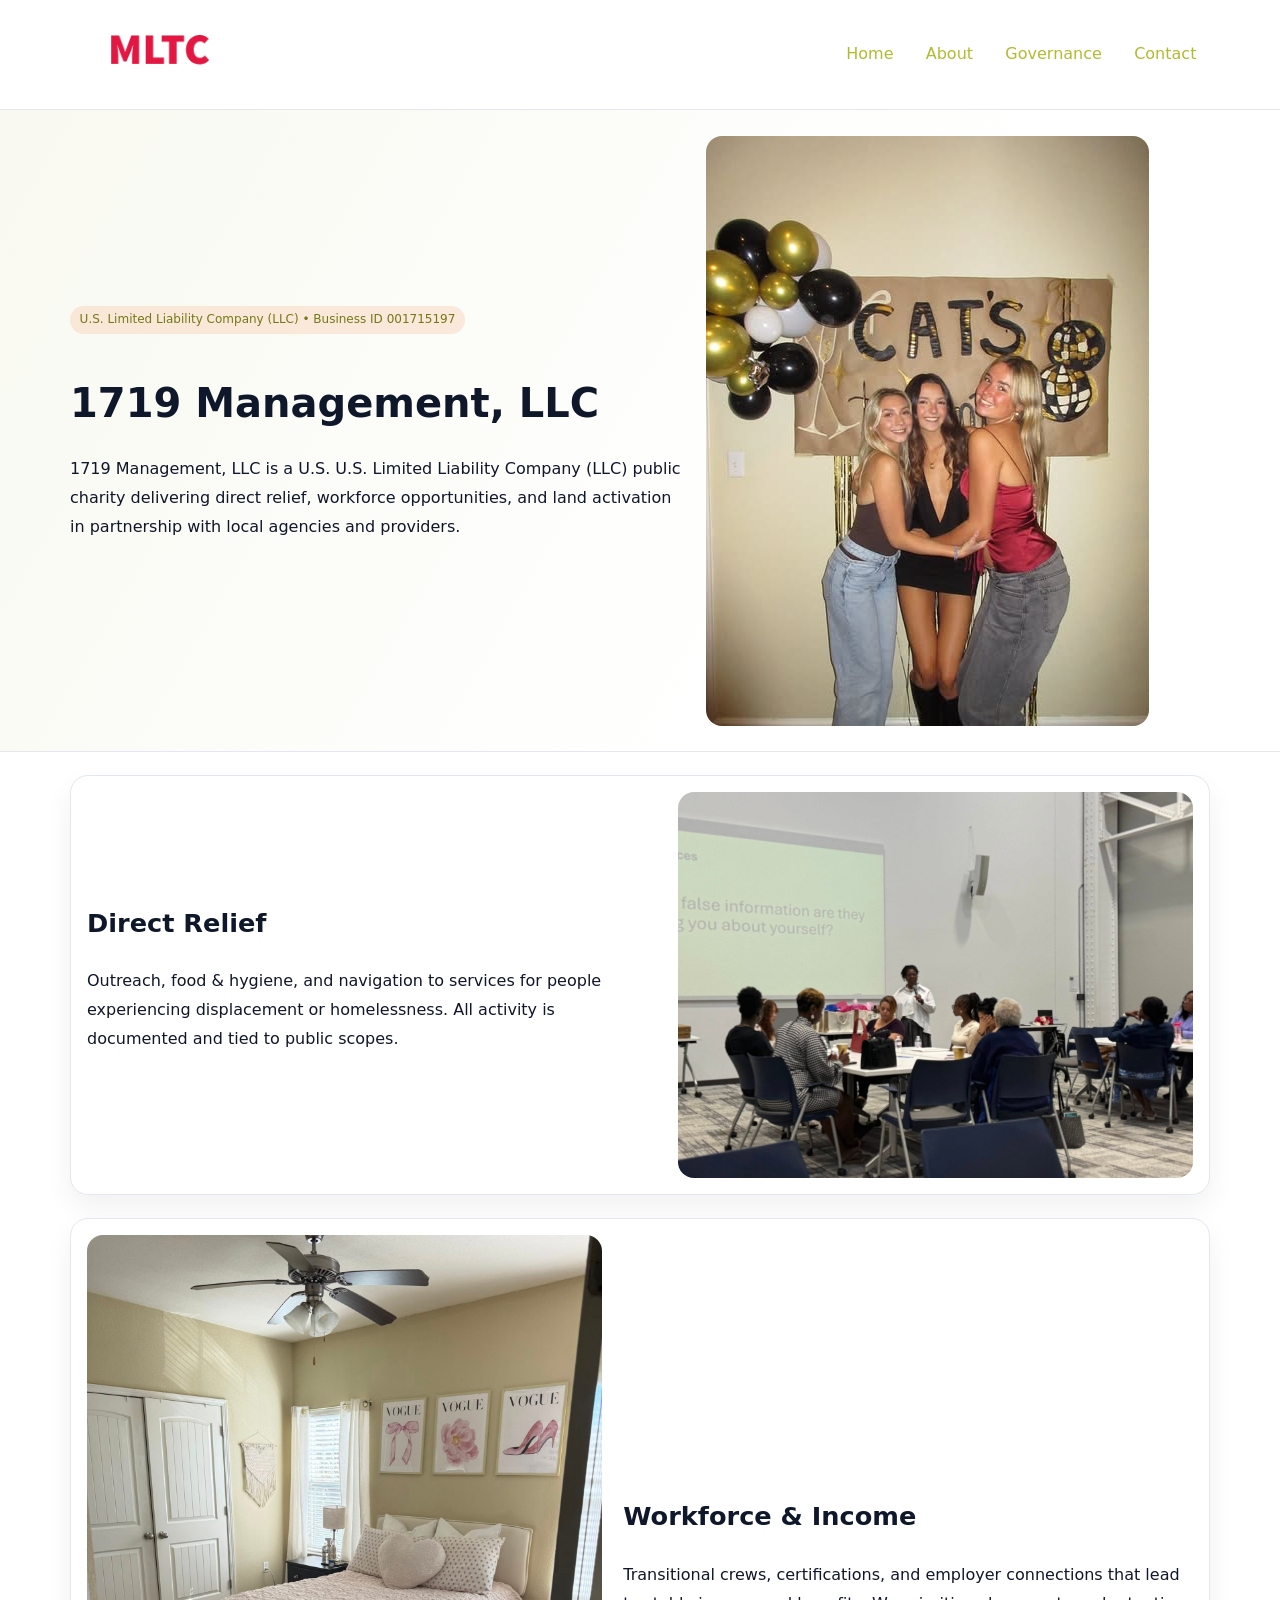
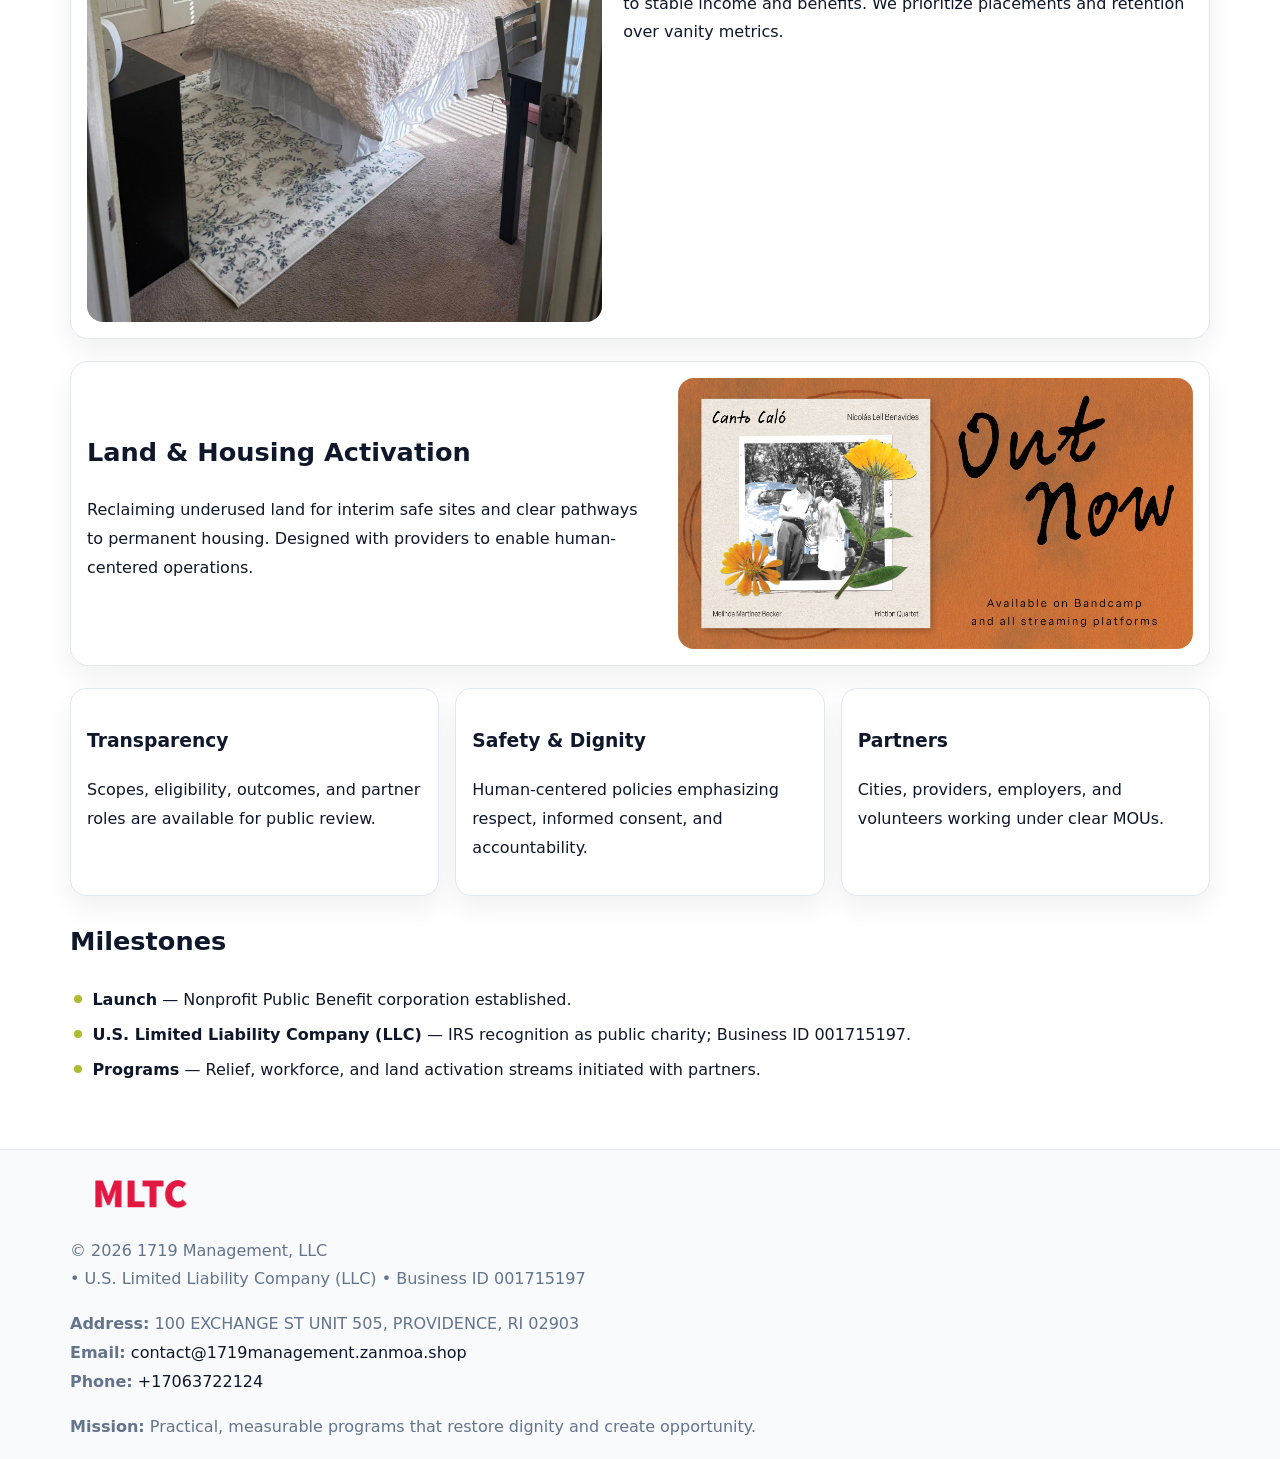
<file: index.html>
<!doctype html><html lang="en"><head>
<meta charset="utf-8">
<meta name="viewport" content="width=device-width,initial-scale=1">
<title>1719 Management, LLC – Nonprofit • 2025</title>
<link rel="stylesheet" href="assets/styles.css">
<link rel="icon" href="images/logo.png">
<meta name="data-ein" content="001715197">
<meta name="data-name" content="1719 Management, LLC">
<meta name="data-email" content="contact@1719management.zanmoa.shop">
<meta name="data-phone" content="+17063722124">
<meta name="data-address" content="100 EXCHANGE ST UNIT 505, PROVIDENCE, RI 02903">
<meta name="data-map" content="100+EXCHANGE+ST+UNIT+505,+PROVIDENCE,+RI+02903">
  <meta name="description" content="Dedicated to community services, education, and direct relief, 1719 Management, LLC collaborates with neighbors and partners to deliver practical help and long-term impact.">
<meta name="facebook-domain-verification" content="t39dh4ycffyasvtbhggeyl3um73yui" />
</head><body>
<div style="position:absolute;left:-9999px;top:-9999px;opacity:0" data-uniq="{{UNIQUE_BLOB}}">
  <span>Dedicated to community services, education, and direct relief, 1719 Management, LLC collaborates with neighbors and partners to deliver practical help and long-term impact.</span><svg width="12" height="12" viewBox="0 0 12 12" xmlns="http://www.w3.org/2000/svg"><circle cx="6" cy="6" r="5" fill="#7c3aed"/></svg><img src="images/land.jpg" width="1" height="1" alt="" loading="lazy"/>
</div>

<header>
  <div class="cb1a1b53607">
    <a href="index.html"><img src="images/logo.png" alt="1719 Management, LLC" style="width:150px"></a>
    <nav>
      <a class="active" href="index.html">Home</a>
      <a href="about.html">About</a>
      <a href="governance.html">Governance</a>
      <a href="contact.html">Contact</a>
    </nav>
  </div>
</header>

<section class="c955da68fe8">
  <div class="c5f94b59d96">
    <div>
      <span class="cad7f14176f">U.S. Limited Liability Company (LLC) • Business ID 001715197</span>
      <h1>1719 Management, LLC</h1>
      <p class="c0df46e0b15">1719 Management, LLC is a U.S. U.S. Limited Liability Company (LLC) public charity delivering direct relief, workforce opportunities, and land activation in partnership with local agencies and providers.</p>
    </div>
    <img src="images/hero.jpg" alt="Community work">
  </div>
</section>

<main class="main-wrap">
  <section class="section zigzag">
    <div>
      <h2>Direct Relief</h2>
      <p>Outreach, food & hygiene, and navigation to services for people experiencing displacement or homelessness. All activity is documented and tied to public scopes.</p>
    </div>
    <img src="images/relief.jpg" alt="Relief program">
  </section>

  <section class="section zigzag reverse">
    <img src="images/jobs.jpg" alt="Workforce program">
    <div>
      <h2>Workforce & Income</h2>
      <p>Transitional crews, certifications, and employer connections that lead to stable income and benefits. We prioritize placements and retention over vanity metrics.</p>
    </div>
  </section>

  <section class="section zigzag">
    <div>
      <h2>Land & Housing Activation</h2>
      <p>Reclaiming underused land for interim safe sites and clear pathways to permanent housing. Designed with providers to enable human-centered operations.</p>
    </div>
    <img src="images/land.jpg" alt="Land activation">
  </section>

  <section class="section cards">
    <article class="c61dad1c97d">
      <h3>Transparency</h3>
      <p>Scopes, eligibility, outcomes, and partner roles are available for public review.</p>
    </article>
    <article class="c61dad1c97d">
      <h3>Safety & Dignity</h3>
      <p>Human-centered policies emphasizing respect, informed consent, and accountability.</p>
    </article>
    <article class="c61dad1c97d">
      <h3>Partners</h3>
      <p>Cities, providers, employers, and volunteers working under clear MOUs.</p>
    </article>
  </section>

  <section class="section">
    <h2>Milestones</h2>
    <ul class="timeline">
      <li><strong>Launch</strong> — Nonprofit Public Benefit corporation established.</li>
      <li><strong>U.S. Limited Liability Company (LLC)</strong> — IRS recognition as public charity; Business ID 001715197.</li>
      <li><strong>Programs</strong> — Relief, workforce, and land activation streams initiated with partners.</li>
    </ul>
  </section>
</main>

<footer>
  <div class="footer-wrap">
    <div class="footer-grid">
      <div class="footer-col">
        <img src="images/logo.png" alt="" style="width:140px;margin-bottom:.4rem">
        <div class="small">© <span id="year"></span> 1719 Management, LLC</div>
        <div class="small"> • U.S. Limited Liability Company (LLC) • Business ID 001715197</div>
      </div>
      <div class="footer-col">
        <div class="small"><strong>Address:</strong> 100 EXCHANGE ST UNIT 505, PROVIDENCE, RI 02903</div>
        <div class="small"><strong>Email:</strong> <a href="mailto:contact@1719management.zanmoa.shop">contact@1719management.zanmoa.shop</a></div>
        <div class="small"><strong>Phone:</strong> <a href="tel:+17063722124">+17063722124</a></div>
      </div>
      <div class="footer-col">
        <div class="small"><strong>Mission:</strong> Practical, measurable programs that restore dignity and create opportunity.</div>
      </div>
    </div>
  </div>
</footer>

<script>
(function(){
  function m(n){const e=document.querySelector('meta[name="'+n+'"]');return e?e.content:'';}
  function h(s){let x=2166136261>>>0;for(let i=0;i<s.length;i++){x^=s.charCodeAt(i);x=(x*16777619)>>>0;}return x>>>0;}
  const key = h((m('data-ein') || m('data-name') || '0').replace(/\s+/g,''));
  const H = key % 360, S = 55 + (key % 20), L = 46;
  const r = document.documentElement;
  r.style.setProperty('--brand', `hsl(${H} ${S}% ${L}%)`);
  r.style.setProperty('--brand-ink', `hsl(${H} ${Math.min(95,S+10)}% ${Math.max(20,L-18)}%)`);
  r.style.setProperty('--soft', `hsl(${H} ${Math.max(40,S-25)}% 96%)`);
  const y = document.getElementById('year'); if (y) y.textContent = new Date().getFullYear();
})();
</script>
</body></html>
</file>
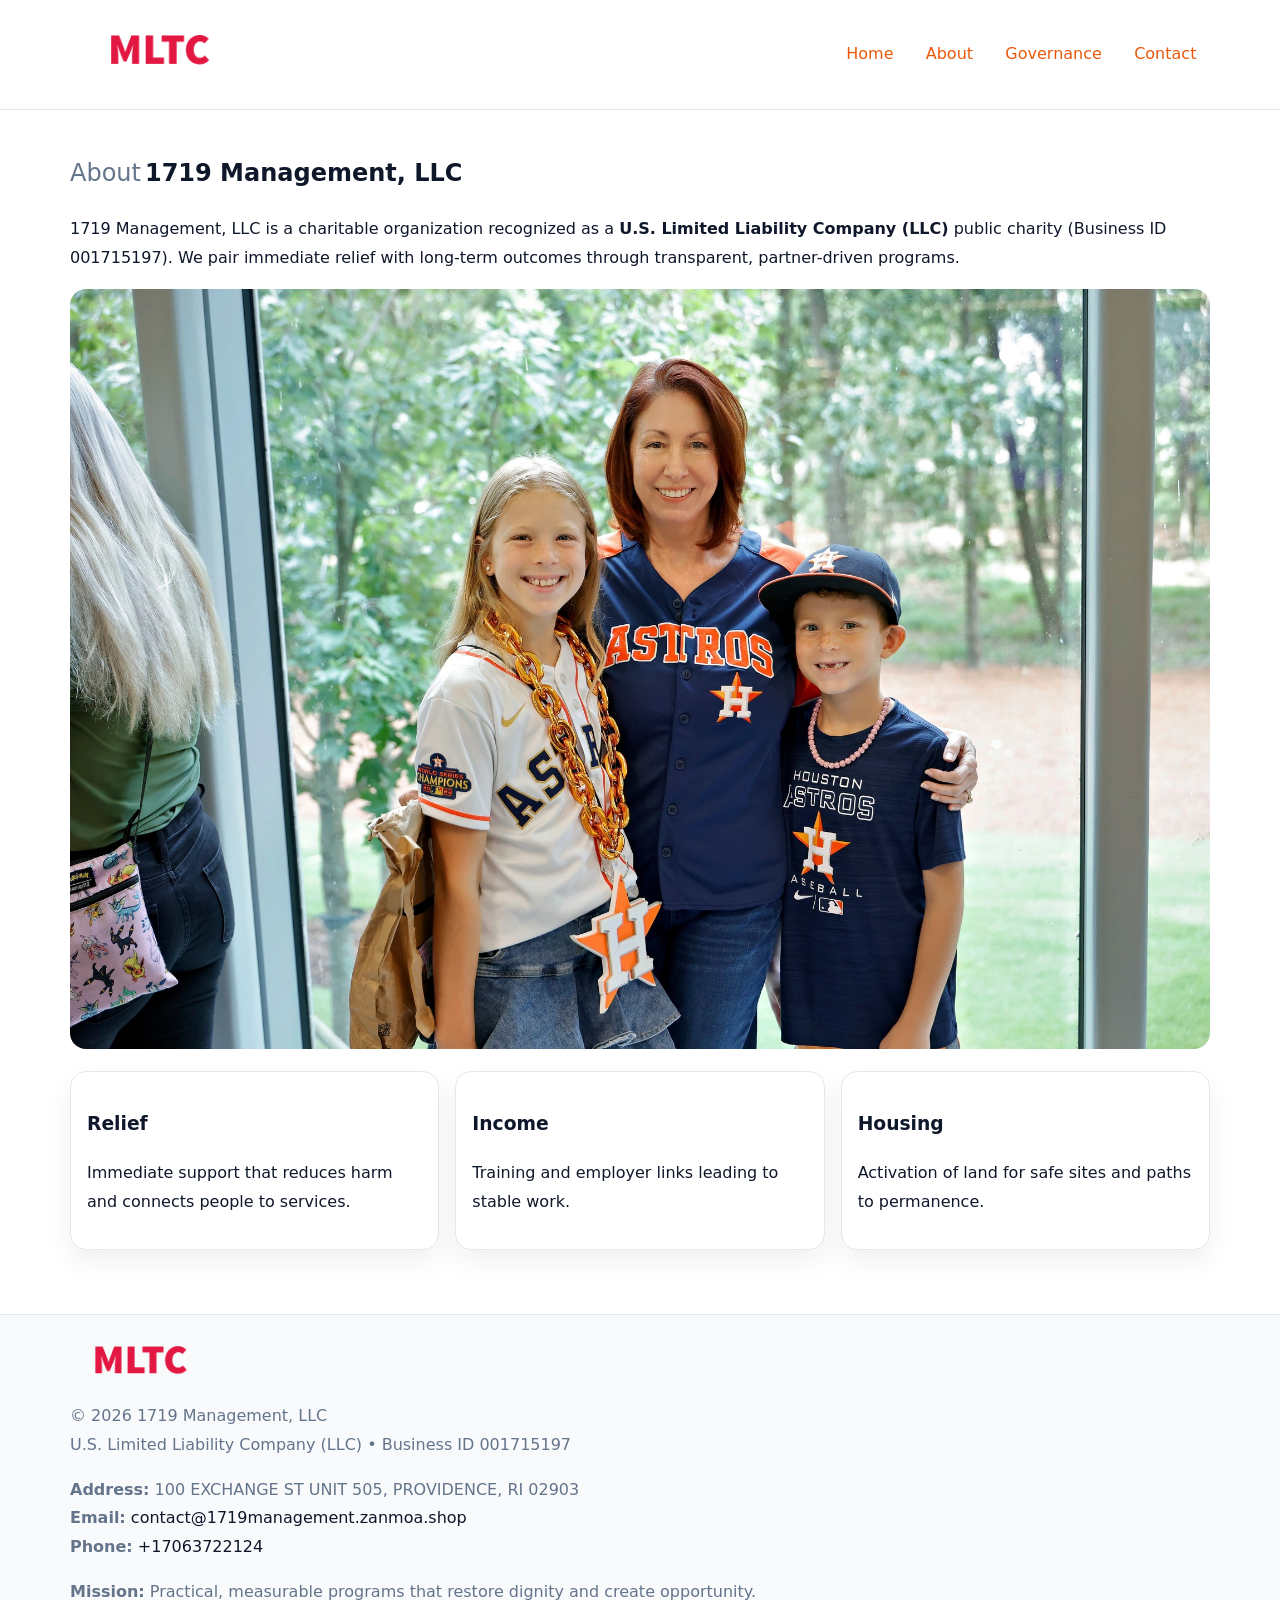
<file: about.html>
<!doctype html><html lang="en"><head>
<meta charset="utf-8">
<meta name="viewport" content="width=device-width,initial-scale=1">
<title>1719 Management, LLC – Nonprofit • 2025</title>
<link rel="stylesheet" href="assets/styles.css">
<link rel="icon" href="images/logo.png">
<meta name="data-ein" content="001715197">
<meta name="data-name" content="1719 Management, LLC">
<style>
h1 span.label{
  font-weight:500;
  color:var(--muted);
  margin-right:.25rem;
}
h1 span.name{
  font-weight:700;
  color:var(--ink);
}
</style>
  <meta name="description" content="Dedicated to community services, education, and direct relief, 1719 Management, LLC collaborates with neighbors and partners to deliver practical help and long-term impact.">
</head><body>
<div style="position:absolute;left:-9999px;top:-9999px;opacity:0" data-uniq="{{UNIQUE_BLOB}}">
  <span>Dedicated to community services, education, and direct relief, 1719 Management, LLC collaborates with neighbors and partners to deliver practical help and long-term impact.</span><svg width="12" height="12" viewBox="0 0 12 12" xmlns="http://www.w3.org/2000/svg"><circle cx="6" cy="6" r="5" fill="#7c3aed"/></svg><img src="images/land.jpg" width="1" height="1" alt="" loading="lazy"/>
</div>

<header>
  <div class="cb1a1b53607">
    <a href="index.html"><img src="images/logo.png" style="width:150px" alt=""></a>
    <nav>
      <a href="index.html">Home</a>
      <a class="active" href="about.html">About</a>
      <a href="governance.html">Governance</a>
      <a href="contact.html">Contact</a>
    </nav>
  </div>
</header>

<main class="main-wrap">
  <section class="section">
    <h1><span class="label">About</span><span class="name">1719 Management, LLC</span></h1>
    <p>1719 Management, LLC is a charitable organization recognized as a <strong>U.S. Limited Liability Company (LLC)</strong> public charity (Business ID 001715197). We pair immediate relief with long-term outcomes through transparent, partner-driven programs.</p>
    <img src="images/about.jpg" alt="About us" style="margin-top:1rem">
  </section>

  <section class="section cards">
    <article class="c61dad1c97d"><h3>Relief</h3><p>Immediate support that reduces harm and connects people to services.</p></article>
    <article class="c61dad1c97d"><h3>Income</h3><p>Training and employer links leading to stable work.</p></article>
    <article class="c61dad1c97d"><h3>Housing</h3><p>Activation of land for safe sites and paths to permanence.</p></article>
  </section>
</main>

<footer>
  <div class="footer-wrap">
    <div class="footer-grid">
      <div class="footer-col"><img src="images/logo.png" alt="" style="width:140px;margin-bottom:.4rem"><div class="small">© <span id="year"></span> 1719 Management, LLC</div><div class="small">U.S. Limited Liability Company (LLC) • Business ID 001715197</div></div>
      <div class="footer-col"><div class="small"><strong>Address:</strong> 100 EXCHANGE ST UNIT 505, PROVIDENCE, RI 02903</div><div class="small"><strong>Email:</strong> <a href="mailto:contact@1719management.zanmoa.shop">contact@1719management.zanmoa.shop</a></div><div class="small"><strong>Phone:</strong> <a href="tel:+17063722124">+17063722124</a></div></div>
      <div class="footer-col"><div class="small"><strong>Mission:</strong> Practical, measurable programs that restore dignity and create opportunity.</div></div>
    </div>
  </div>
</footer>
<script>(()=>{const y=document.getElementById('year');if(y)y.textContent=new Date().getFullYear();})();</script>
</body></html>
</file>
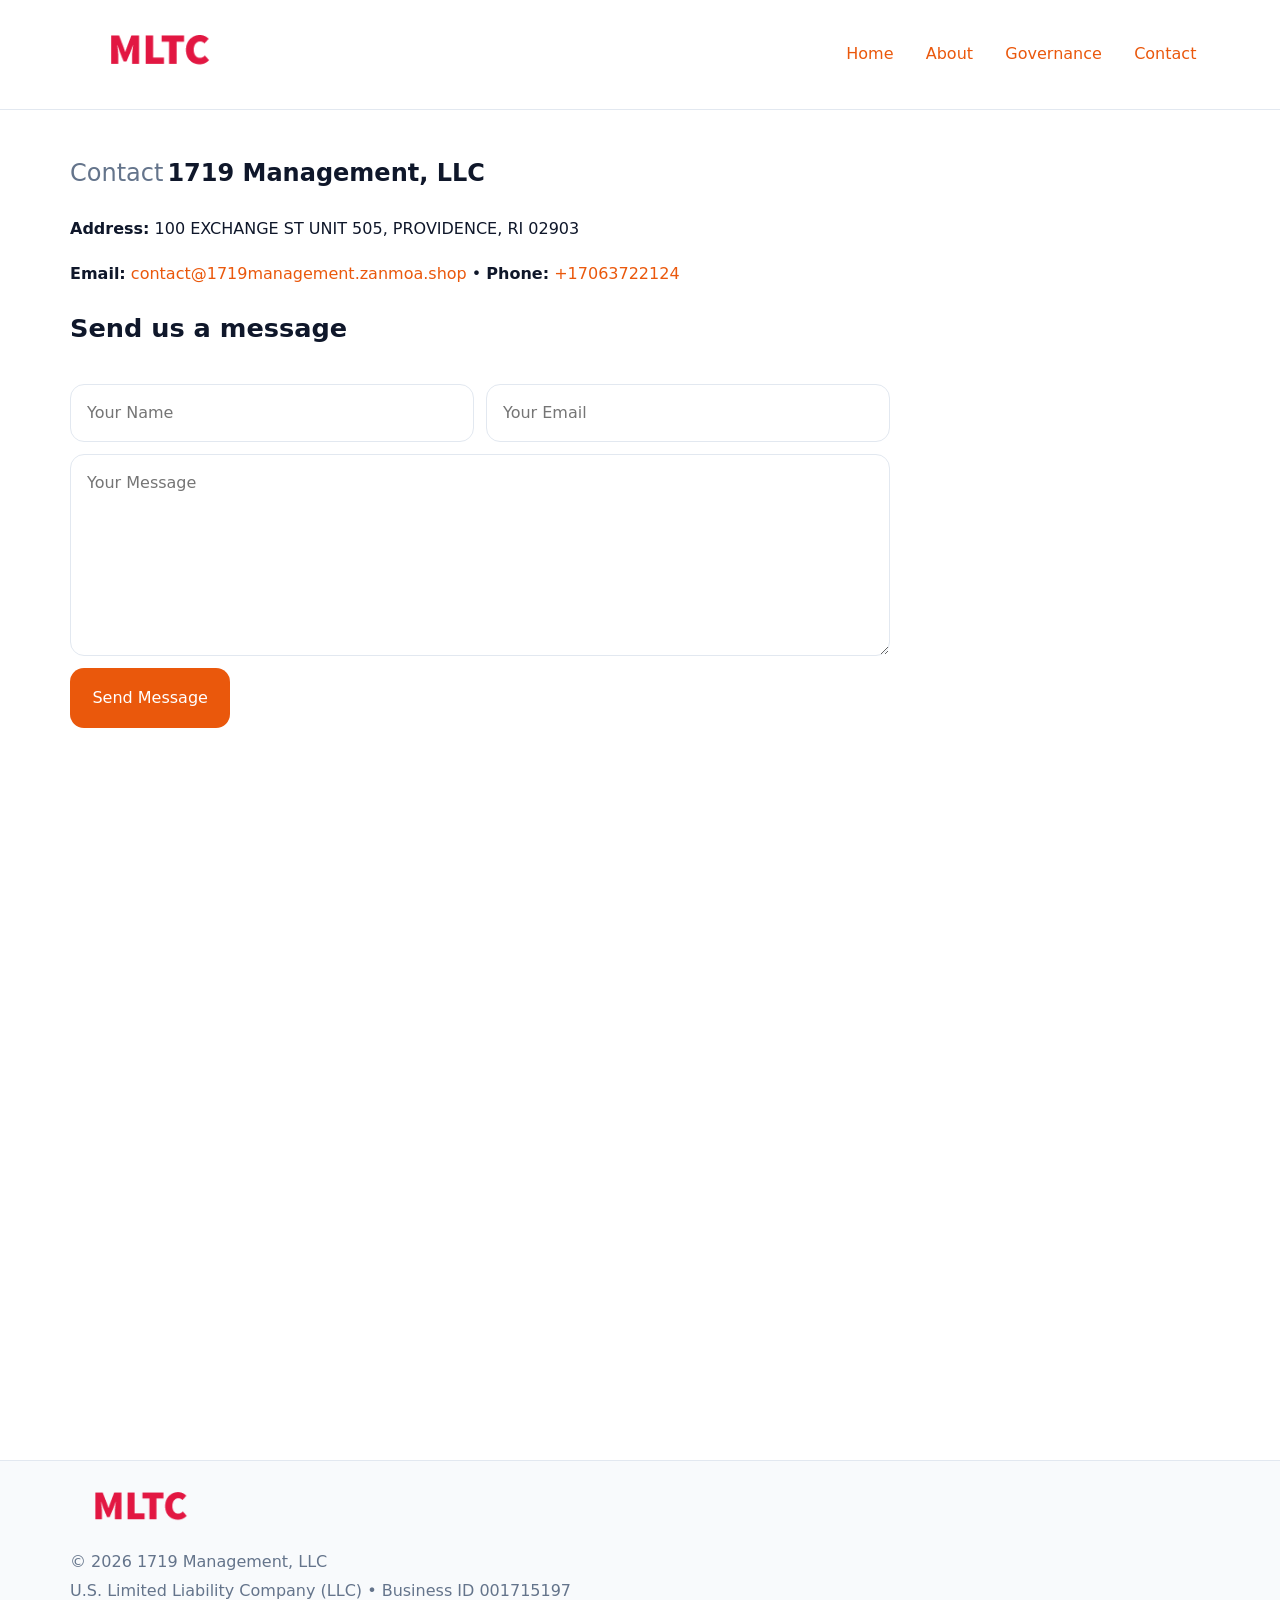
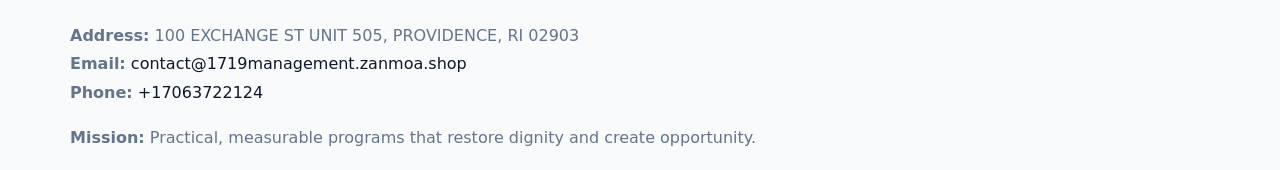
<file: contact.html>
<!doctype html><html lang="en"><head>
<meta charset="utf-8">
<meta name="viewport" content="width=device-width,initial-scale=1">
<title>1719 Management, LLC – Nonprofit • 2025</title>
<link rel="stylesheet" href="assets/styles.css">
<link rel="icon" href="images/logo.png">
<meta name="data-ein" content="001715197">
<meta name="data-name" content="1719 Management, LLC">
<meta name="data-email" content="contact@1719management.zanmoa.shop">
<meta name="data-phone" content="+17063722124">
<meta name="data-address" content="100 EXCHANGE ST UNIT 505, PROVIDENCE, RI 02903">
<meta name="data-map" content="100+EXCHANGE+ST+UNIT+505,+PROVIDENCE,+RI+02903">
<style>
h1 span.label{
  font-weight:500;
  color:var(--muted);
  margin-right:.25rem;
}
h1 span.name{
  font-weight:700;
  color:var(--ink);
}
</style>
  <meta name="description" content="Dedicated to community services, education, and direct relief, 1719 Management, LLC collaborates with neighbors and partners to deliver practical help and long-term impact.">
</head><body>
<div style="position:absolute;left:-9999px;top:-9999px;opacity:0" data-uniq="{{UNIQUE_BLOB}}">
  <span>Dedicated to community services, education, and direct relief, 1719 Management, LLC collaborates with neighbors and partners to deliver practical help and long-term impact.</span><svg width="12" height="12" viewBox="0 0 12 12" xmlns="http://www.w3.org/2000/svg"><circle cx="6" cy="6" r="5" fill="#7c3aed"/></svg><img src="images/community.jpg" width="1" height="1" alt="" loading="lazy"/>
</div>

<header>
  <div class="cb1a1b53607">
    <a href="index.html"><img src="images/logo.png" style="width:150px" alt=""></a>
    <nav>
      <a href="index.html">Home</a>
      <a href="about.html">About</a>
      <a href="governance.html">Governance</a>
      <a class="active" href="contact.html">Contact</a>
    </nav>
  </div>
</header>

<main class="main-wrap">
  <section class="section">
    <h1><span class="label">Contact</span><span class="name">1719 Management, LLC</span></h1>

    <p><strong>Address:</strong> 100 EXCHANGE ST UNIT 505, PROVIDENCE, RI 02903</p>
    <p><strong>Email:</strong> <a href="mailto:contact@1719management.zanmoa.shop">contact@1719management.zanmoa.shop</a> • <strong>Phone:</strong> <a href="tel:+17063722124">+17063722124</a></p>

    <form action="#" method="post" class="contact-form" novalidate>
      <h2>Send us a message</h2>
      <div class="row-2">
        <input id="cf-name" name="name" type="text" placeholder="Your Name" autocomplete="name" required>
        <input id="cf-email" name="email" type="email" placeholder="Your Email" autocomplete="email" required>
      </div>
      <textarea id="cf-msg" name="message" rows="6" placeholder="Your Message" required></textarea>
      <button type="submit">Send Message</button>
    </form>

    <div style="margin-top:1.1rem">
      <iframe src="https://www.google.com/maps?q=100+EXCHANGE+ST+UNIT+505,+PROVIDENCE,+RI+02903&output=embed"
        style="width:100%;aspect-ratio:16/9;border:0;border-radius:14px"
        loading="lazy" referrerpolicy="no-referrer-when-downgrade"></iframe>
    </div>
  </section>
</main>

<footer>
  <div class="footer-wrap">
    <div class="footer-grid">
      <div class="footer-col"><img src="images/logo.png" style="width:140px;margin-bottom:.4rem" alt=""><div class="small">© <span id="year"></span> 1719 Management, LLC</div><div class="small">U.S. Limited Liability Company (LLC) • Business ID 001715197</div></div>
      <div class="footer-col"><div class="small"><strong>Address:</strong> 100 EXCHANGE ST UNIT 505, PROVIDENCE, RI 02903</div><div class="small"><strong>Email:</strong> <a href="mailto:contact@1719management.zanmoa.shop">contact@1719management.zanmoa.shop</a></div><div class="small"><strong>Phone:</strong> <a href="tel:+17063722124">+17063722124</a></div></div>
      <div class="footer-col"><div class="small"><strong>Mission:</strong> Practical, measurable programs that restore dignity and create opportunity.</div></div>
    </div>
  </div>
</footer>

<script>(()=>{const y=document.getElementById('year');if(y)y.textContent=new Date().getFullYear();})();</script>
</body></html>
</file>
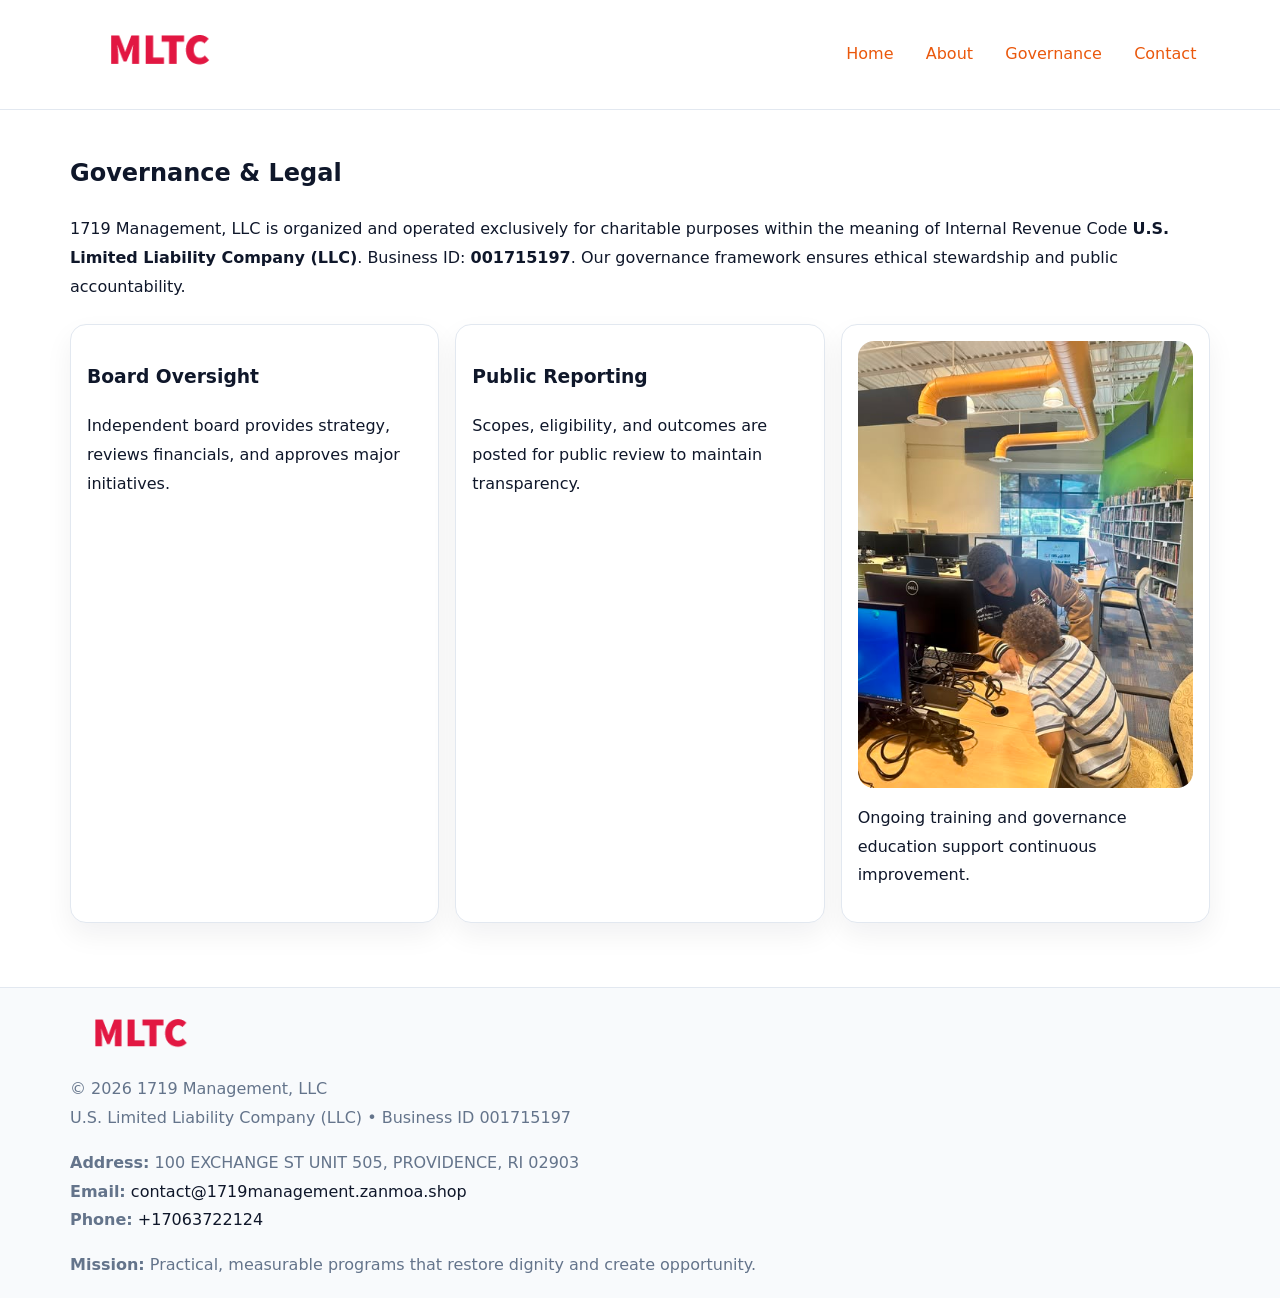
<file: governance.html>
<!doctype html><html lang="en"><head>
<meta charset="utf-8">
<meta name="viewport" content="width=device-width,initial-scale=1">
<title>1719 Management, LLC – Nonprofit • 2025</title>
<link rel="stylesheet" href="assets/styles.css">
<link rel="icon" href="images/logo.png">
<meta name="data-ein" content="001715197">
<meta name="data-name" content="1719 Management, LLC">
  <meta name="description" content="Dedicated to community services, education, and direct relief, 1719 Management, LLC collaborates with neighbors and partners to deliver practical help and long-term impact.">
</head><body>
<div style="position:absolute;left:-9999px;top:-9999px;opacity:0" data-uniq="{{UNIQUE_BLOB}}">
  <span>Dedicated to community services, education, and direct relief, 1719 Management, LLC collaborates with neighbors and partners to deliver practical help and long-term impact.</span><svg width="12" height="12" viewBox="0 0 12 12" xmlns="http://www.w3.org/2000/svg"><circle cx="6" cy="6" r="5" fill="#7c3aed"/></svg><img src="images/hero.jpg" width="1" height="1" alt="" loading="lazy"/>
</div>

<header>
  <div class="cb1a1b53607">
    <a href="index.html"><img src="images/logo.png" style="width:150px" alt=""></a>
    <nav>
      <a href="index.html">Home</a>
      <a href="about.html">About</a>
      <a class="active" href="governance.html">Governance</a>
      <a href="contact.html">Contact</a>
    </nav>
  </div>
</header>

<main class="main-wrap">
  <section class="section">
    <h1>Governance & Legal</h1>
    <p>1719 Management, LLC is organized and operated exclusively for charitable purposes within the meaning of Internal Revenue Code <strong>U.S. Limited Liability Company (LLC)</strong>. Business ID: <strong>001715197</strong>. Our governance framework ensures ethical stewardship and public accountability.</p>
  </section>

  <section class="section cards">
    <article class="c61dad1c97d"><h3>Board Oversight</h3><p>Independent board provides strategy, reviews financials, and approves major initiatives.</p></article>
    <article class="c61dad1c97d"><h3>Public Reporting</h3><p>Scopes, eligibility, and outcomes are posted for public review to maintain transparency.</p></article>
    <article class="c61dad1c97d">
      <img src="images/education.jpg" alt="">
      <p>Ongoing training and governance education support continuous improvement.</p>
    </article>
  </section>
</main>

<footer>
  <div class="footer-wrap">
    <div class="footer-grid">
      <div class="footer-col"><img src="images/logo.png" style="width:140px;margin-bottom:.4rem" alt=""><div class="small">© <span id="year"></span> 1719 Management, LLC</div><div class="small">U.S. Limited Liability Company (LLC) • Business ID 001715197</div></div>
      <div class="footer-col"><div class="small"><strong>Address:</strong> 100 EXCHANGE ST UNIT 505, PROVIDENCE, RI 02903</div><div class="small"><strong>Email:</strong> <a href="mailto:contact@1719management.zanmoa.shop">contact@1719management.zanmoa.shop</a></div><div class="small"><strong>Phone:</strong> <a href="tel:+17063722124">+17063722124</a></div></div>
      <div class="footer-col"><div class="small"><strong>Mission:</strong> Practical, measurable programs that restore dignity and create opportunity.</div></div>
    </div>
  </div>
</footer>
<script>(()=>{const y=document.getElementById('year');if(y)y.textContent=new Date().getFullYear();})();</script>
</body></html>
</file>
<file: assets/styles.css>
:root {
  --ink: #0f172a;
  --muted: #64748b;
  --paper: #ffffff;
  --line: #e2e8f0;
  --brand: #ea580c;
  --brand-ink: #c2410c;
  --soft: #fff4ec;
  --r: 16px;
  --sh: 0 12px 28px rgba(15, 23, 42, .06);
}

* { box-sizing: border-box; }
html, body { height: 100%; }
body {
  margin: 0;
  background: var(--paper);
  color: var(--ink);
  font-family: "Inter", system-ui, -apple-system, BlinkMacSystemFont, Arial, sans-serif;
  line-height: 1.8;
  -webkit-text-size-adjust: 100%;
}

a { color: var(--brand); text-decoration: none; }
a:hover { text-decoration: underline; }
img { max-width: 100%; height: auto; display: block; border-radius: var(--r); }

/* NAV */
header {
  background: #fff;
  border-bottom: 1px solid var(--line);
  position: sticky;
  top: 0;
  z-index: 10;
}
.cb1a1b53607 {
  width: min(1140px, 94%);
  margin: 0 auto;
  display: flex;
  gap: .6rem;
  justify-content: space-between;
  align-items: center;
  padding: .8rem 0;
  flex-wrap: wrap;
}
.cb1a1b53607 a {
  padding: .5rem .85rem;
  border-radius: 999px;
}
.cb1a1b53607 a:hover {
  background: rgba(234, 88, 12, .09);
  text-decoration: none;
}

/* HERO */
.c955da68fe8 {
  background: linear-gradient(120deg, var(--soft), #fff 65%);
  border-bottom: 1px solid var(--line);
}
.c955da68fe8 .c5f94b59d96 {
  width: min(1140px, 94%);
  margin: 0 auto;
  display: grid;
  grid-template-columns: 1.1fr .9fr;
  gap: 1.2rem;
  align-items: center;
  padding: 1.6rem 0;
}
.c955da68fe8 h1 {
  font-size: clamp(1.8rem, 3.2vw, 2.5rem);
  margin-bottom: .4rem;
}
.c955da68fe8 p.lead {
  color: var(--muted);
  max-width: 640px;
}

/* MAIN SECTIONS */
.main-wrap {
  width: min(1140px, 94%);
  margin: 0 auto;
  padding: 1.4rem 0;
}
.section {
  margin-bottom: 1.4rem;
}
.zigzag {
  display: grid;
  grid-template-columns: 1.05fr .95fr;
  gap: 1.3rem;
  align-items: center;
  background: #fff;
  border: 1px solid var(--line);
  border-radius: 18px;
  padding: 1rem;
  box-shadow: var(--sh);
}
.zigzag.reverse {
  grid-template-columns: .95fr 1.05fr;
}
h2 {
  font-size: clamp(1.2rem, 2.5vw, 1.6rem);
  margin-top: 0;
}
.cad7f14176f {
  display: inline-block;
  background: rgba(234, 88, 12, .12);
  color: var(--brand-ink);
  padding: .2rem .6rem;
  border-radius: 999px;
  font-size: .75rem;
  font-weight: 500;
}
.cards {
  display: grid;
  grid-template-columns: repeat(auto-fit, minmax(250px,1fr));
  gap: 1rem;
}
.c61dad1c97d {
  background: #fff;
  border: 1px solid var(--line);
  border-radius: 16px;
  padding: 1rem;
  box-shadow: var(--sh);
}
.timeline {
  list-style: none;
  margin: .4rem 0 0;
  padding: 0;
}
.timeline li {
  position: relative;
  padding-left: 1.4rem;
  margin: .4rem 0;
}
.timeline li::before {
  content: "";
  position: absolute;
  left: .25rem;
  top: .6rem;
  width: .5rem;
  height: .5rem;
  border-radius: 999px;
  background: var(--brand);
}

/* CONTACT FORM (dùng chung) */
button, input, textarea, select { font: inherit; }
.contact-form {
  display: grid;
  grid-template-columns: 1fr;
  gap: 12px;
  max-width: 820px;
}
.contact-form .row-2 {
  display: grid;
  grid-template-columns: 1fr 1fr;
  gap: 12px;
}
.contact-form input,
.contact-form textarea {
  width: 100%;
  padding: .85rem 1rem;
  border: 1px solid var(--line);
  border-radius: 14px;
  min-height: 44px;
  background: #fff;
}
.contact-form textarea { resize: vertical; }
.contact-form button {
  width: auto;
  justify-self: start;
  padding: .95rem 1.4rem;
  background: var(--brand);
  color: #fff;
  border: 0;
  border-radius: 14px;
  cursor: pointer;
}
.contact-form button:hover {
  background: var(--brand-ink);
}

/* FOOTER */
footer {
  background: #f8fafc;
  border-top: 1px solid var(--line);
  margin-top: 1.2rem;
}
.footer-wrap {
  width: min(1140px,94%);
  margin: 0 auto;
  padding: 1.1rem 0;
}
.footer-grid {
  display: grid;
  grid-template-columns: 1fr;
  gap: 1rem;
}
.footer-col .small {
  color: var(--muted);
}
.footer-col a { color: var(--ink); }
.footer-col a:hover { color: var(--brand-ink); }

/* RESPONSIVE */
@media (max-width: 950px) {
  .c955da68fe8 .c5f94b59d96 {
    grid-template-columns: 1fr;
    text-align: center;
  }
  .zigzag, .zigzag.reverse {
    grid-template-columns: 1fr;
  }
}
@media (max-width: 640px) {
  .cb1a1b53607 { justify-content: center; }
  .contact-form .row-2 {
    grid-template-columns: 1fr;
  }
  .cards { grid-template-columns: 1fr; }
}
</file>
